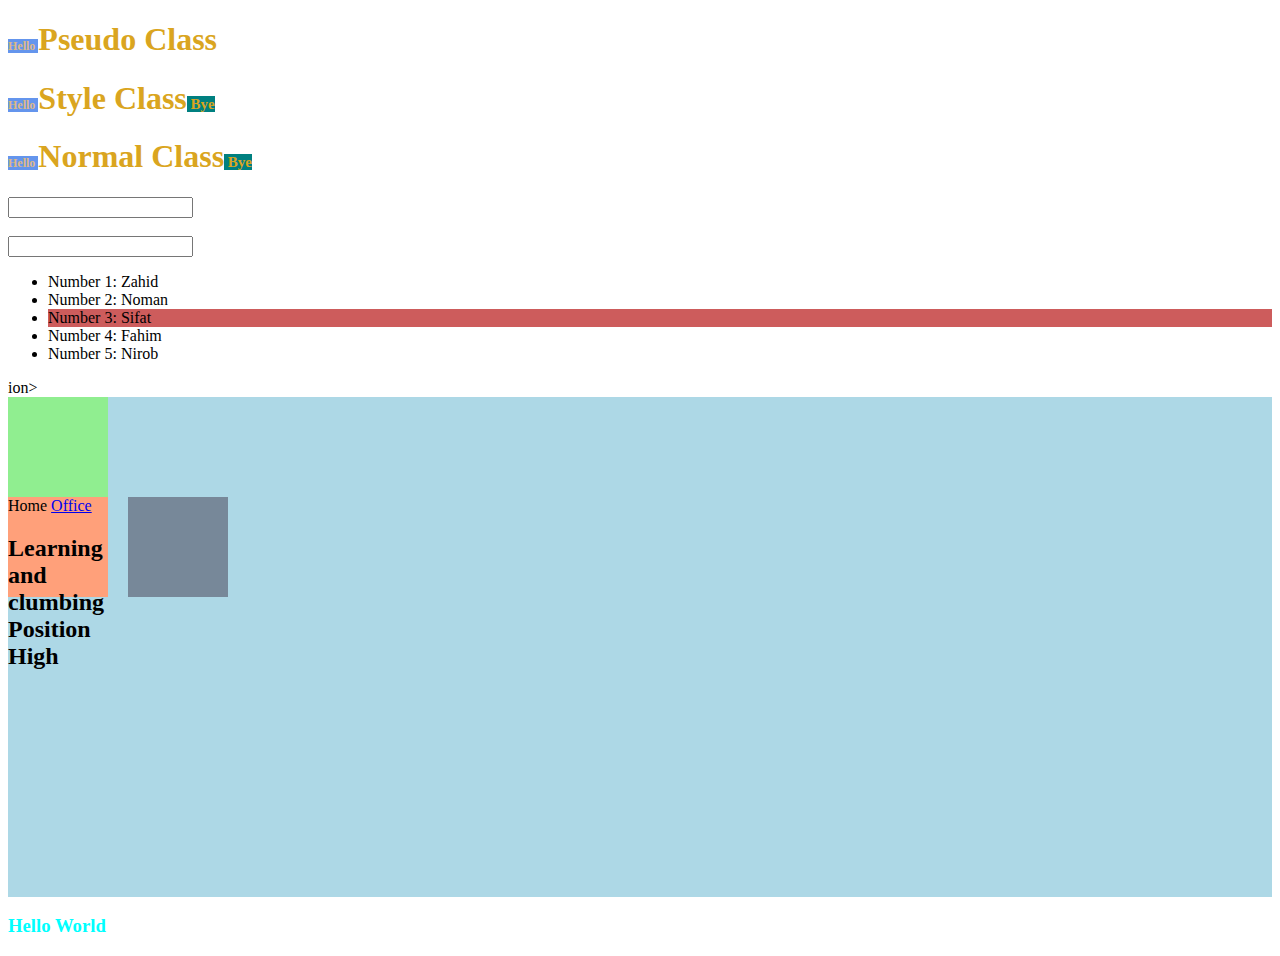
<file: index.html>
<!DOCTYPE html>
<html lang="en">
<head>
    <meta charset="UTF-8">
    <meta http-equiv="X-UA-Compatible" content="IE=edge">
    <meta name="viewport" content="width=device-width, initial-scale=1.0">
    <title>Module 5.5</title>
    <link rel="stylesheet" href="style.css">
</head>
<body>
    <h1>Pseudo Class</h1>
    <h1 class="special-effect">Style Class</h1>
    <h1 class="special-effect">Normal Class</h1>
    <input type="text" name="email">
    <br><br>
    <input type="text" name="password">

    <ul>
        <li>Zahid</li>
        <li>Noman</li>
        <li>Sifat</li>
        <li>Fahim</li>
        <li>Nirob</li>
    </ul>

    ion>

    <section class="container">
        <div id="first"></div>
        <div id="second"<a href="#h">Home</a>
    <a href="#o">Office</a>
    <!-- pseudo end -->

    <section>
        <h2>Learning and clumbing Position High</h2>
    </sect></div>
        <div id="third"></div>
    </section>
    <!-- Position end -->

    <h3 style="color: chocolate;" id="world" class="name old">Hello World</h3>

</body>
</html>
</file>
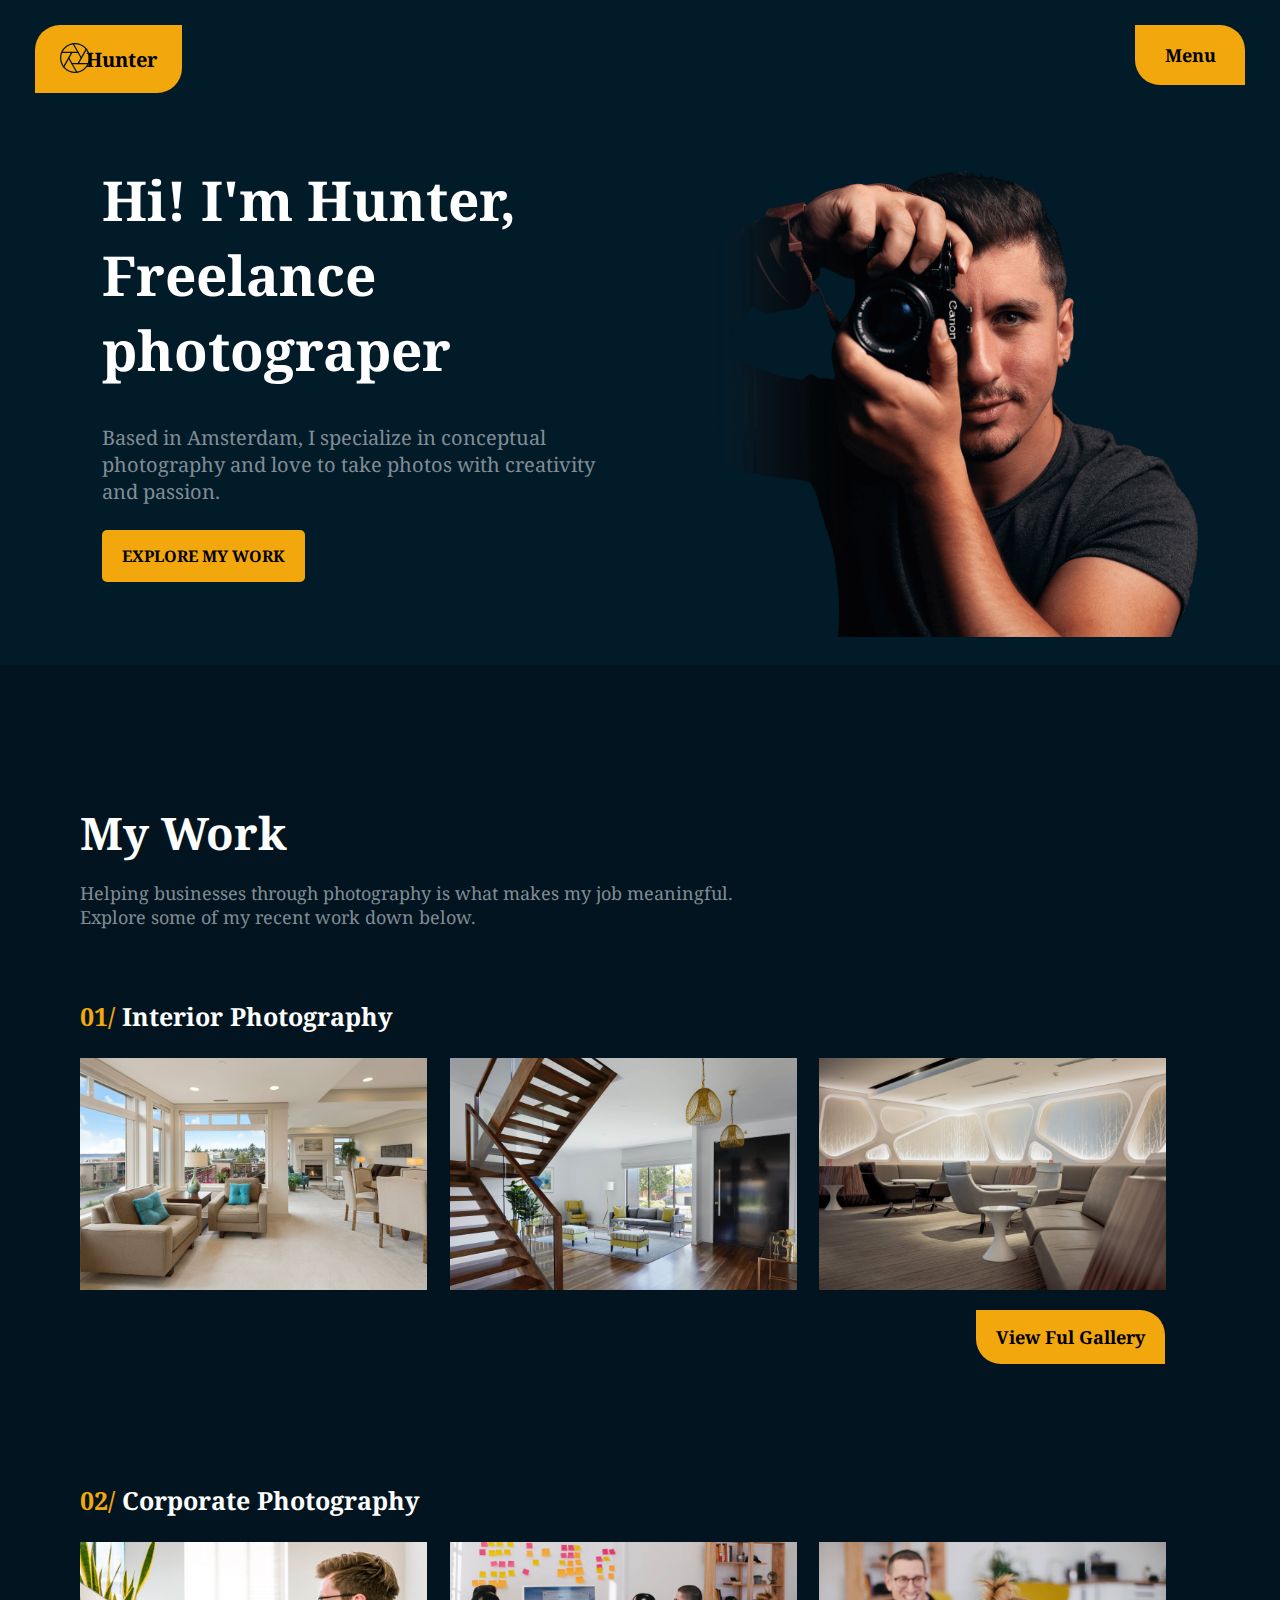
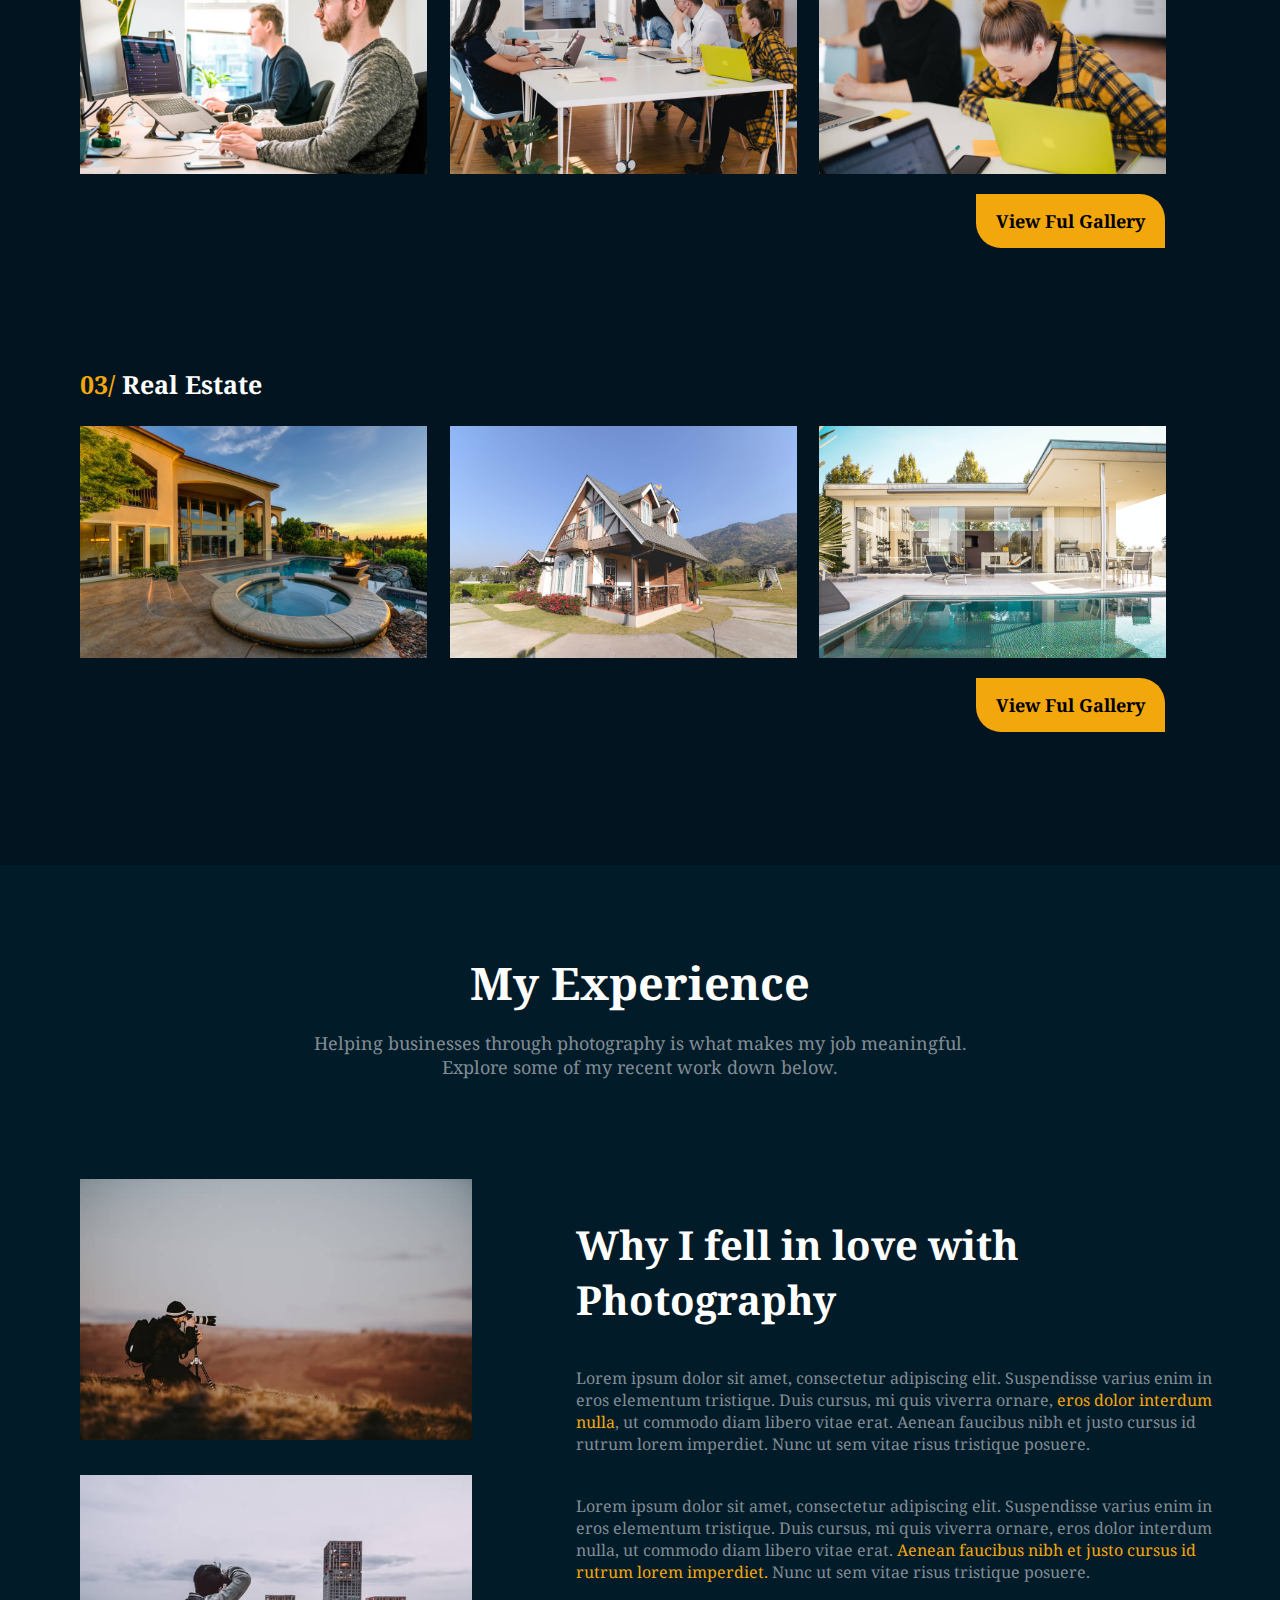
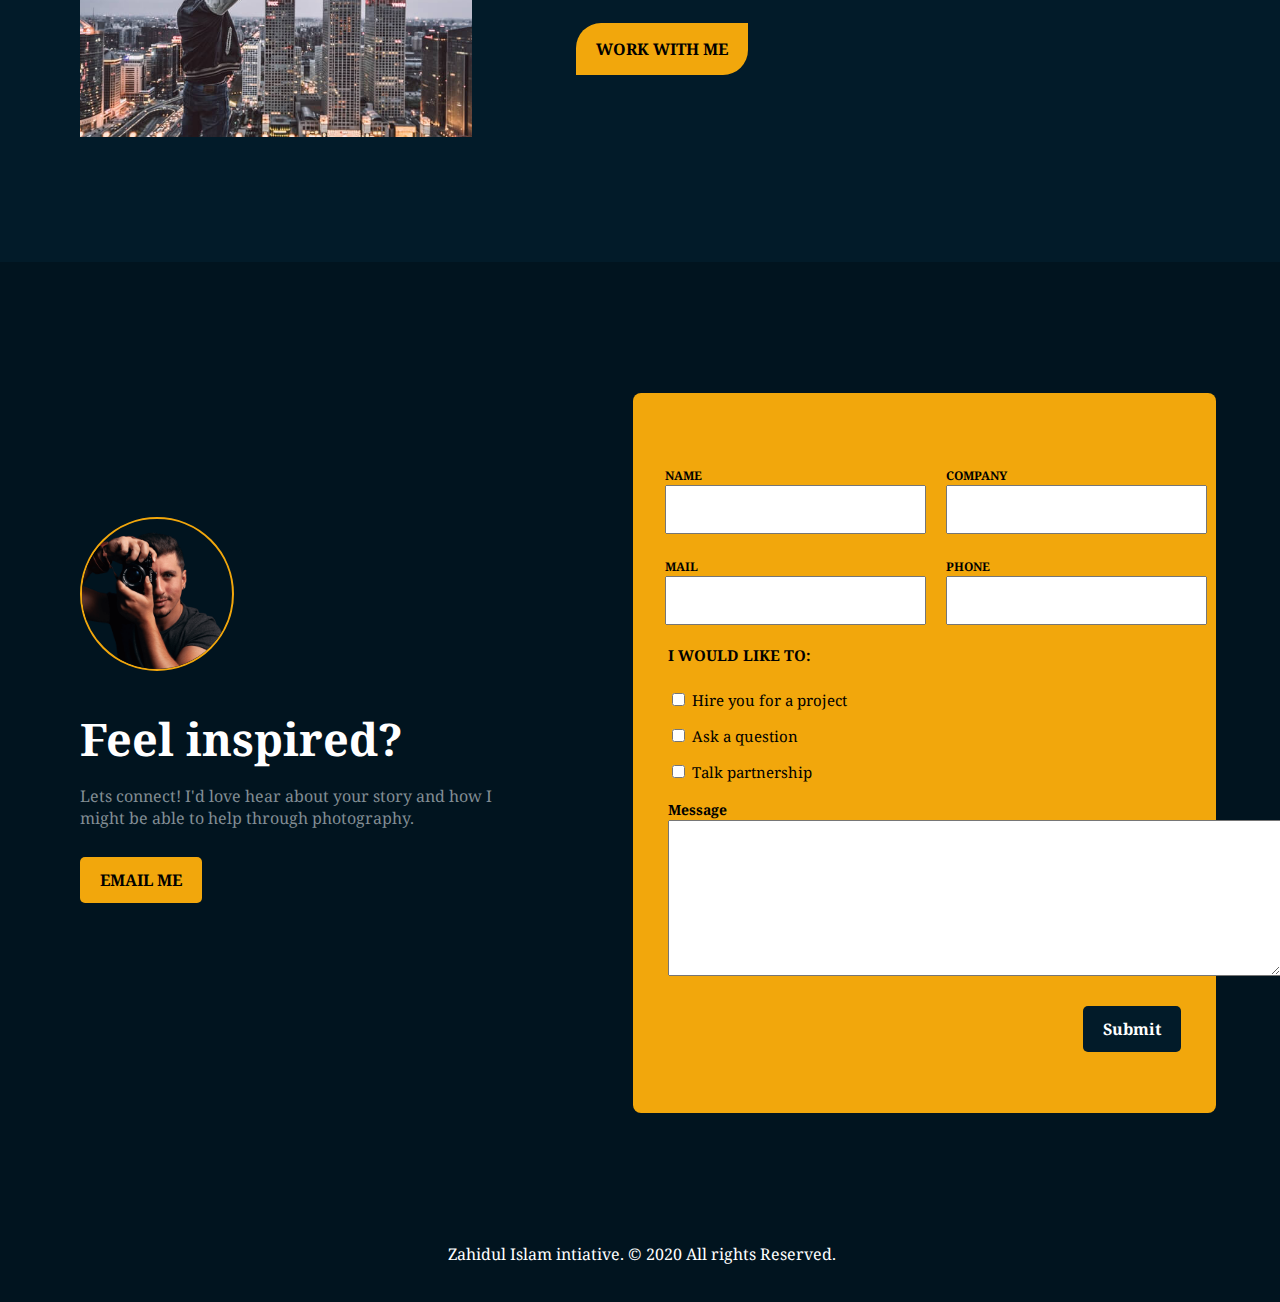
<file: practice/index.html>
<!DOCTYPE html>
<html lang="en">
<head>
    <meta charset="UTF-8">
    <meta http-equiv="X-UA-Compatible" content="IE=edge">
    <meta name="viewport" content="width=device-width, initial-scale=1.0">
    <title>Practice 5.5</title>
    <!-- Main CSS -->
    <link rel="stylesheet" href="style.css">
</head>
<body>
    <header class="header-area">
        <div class="header-top">
            <div class="header-logo">
                <img src="images/logo.svg" alt="logo">
                <p>Hunter</p>
            </div>
            <div class="header-menu">
                <p>Menu</p>
            </div>
        </div>

        <div class="header-bottom">
            <div class="bottom-left">
                <h1>Hi! I'm Hunter, <br> Freelance <br> photograper</h1>
                <p> Based in Amsterdam, I specialize in conceptual photography and love to take photos with creativity and passion.</p>
                <a href="#">EXPLORE MY WORK</a>
            </div>
            <div class="bottom-right">
                <img src="images/1.png" alt="photo">
            </div>
        </div>
    </header>
    <!-- header-area end -->

    <section class="work-area">
        <div class="section-title">
            <h2>My Work</h2>
            <p>Helping businesses through photography is what makes my job meaningful. <br> Explore some of my recent work down below.</p>
            <p></p>
        </div>

        <div class="interior-area">
            <h3><span>01/</span> Interior Photography</h3>
            <div class="work-item"><img src="images/3.jpg" alt="photo"></div>
            <div class="work-item"><img src="images/4.jpg" alt="photo"></div>
            <div class="work-item"><img src="images/5.jpg" alt="photo"></div>
            <a href="#">View Ful Gallery</a>
        </div>
        <div class="corporate-area">
            <h3><span>02/</span> Corporate Photography</h3>
            <div class="work-item"><img src="images/6.jpg" alt="photo"></div>
            <div class="work-item"><img src="images/7.jpg" alt="photo"></div>
            <div class="work-item"><img src="images/8.jpg" alt="photo"></div>
            <a href="#">View Ful Gallery</a>
        </div>
        <div class="realEstate-area">
            <h3><span>03/</span> Real Estate</h3>
            <div class="work-item"><img src="images/9.jpg" alt="photo"></div>
            <div class="work-item"><img src="images/10.jpg" alt="photo"></div>
            <div class="work-item"><img src="images/11.jpg" alt="photo"></div>
            <a href="#">View Ful Gallery</a>
        </div>
    </section>
    <!-- work-area end -->

    <section class="feelings-area">
        <div class="section-title">
            <h2>My Experience</h2>
            <p>Helping businesses through photography is what makes my job meaningful. <br> Explore some of my recent work down below.</p>
            <p></p>
        </div>

        <div class="my-photography">
            <div class="photographs"><img src="images/12.jpg" alt="photo"></div>
            <div class="photographs"><img src="images/13.jpg" alt="photo"></div>
        </div>
        <div class="experience">
            <h2>Why I fell in love with Photography</h2>
            <p>Lorem ipsum dolor sit amet, consectetur adipiscing elit. Suspendisse varius enim in eros elementum tristique. Duis cursus, mi quis viverra ornare, <span>eros dolor interdum nulla</span>, ut commodo diam libero vitae erat. Aenean faucibus nibh et justo cursus id rutrum lorem imperdiet. Nunc ut sem vitae risus tristique posuere.</p>

            <p>Lorem ipsum dolor sit amet, consectetur adipiscing elit. Suspendisse varius enim in eros elementum tristique. Duis cursus, mi quis viverra ornare, eros dolor interdum nulla, ut commodo diam libero vitae erat. <span> Aenean faucibus nibh et justo cursus id rutrum lorem imperdiet.</span> Nunc ut sem vitae risus tristique posuere.</p>
            <a href="#">WORK WITH ME</a>
        </div>
    </section>
    <footer class="footer-area">
        <div class="footer-title">
            <div class="photographer">
                <img src="images/15.png" alt="photo">
            </div>
            <h2>Feel inspired?</h2>
            <p>Lets connect! I'd love hear about your story and how I might be able to help through photography.</p>
            <a href="#">EMAIL ME </a>
        </div>

        <div class="contact-us">
            <div class="alignment">
                <label for="">NAME</label><br>
                <input type="text">
            </div>

            <div class="alignment">
                <label for="">COMPANY</label><br>
                <input type="text">
            </div>
            
            <div class="alignment">
                <label for="">MAIL</label><br>
                <input type="text">
            </div>

            <div class="alignment">
                <label for="">PHONE</label><br>
                <input type="text">
           </div>
           <div class="questions">
               <h5>I WOULD LIKE TO:</h5>
               <div><input type="checkbox" name="" id="">Hire you for a project</div>
               <div><input type="checkbox" name="" id="">Ask a question</div>
               <div><input type="checkbox" name="" id="">Talk partnership</div>
           </div>
           <div class="message">
               <label for="">Message</label><br>
                <textarea name="" id="" cols="74" rows="10"></textarea>
           </div>
           <a href="#">Submit</a>
        </div>
        
        <div class="copyright">
            <p>Zahidul Islam intiative. © 2020 All rights Reserved.</p>
        </div>
    </footer>
</body>
</html>
</file>
<file: style.css>
/* pseudo */
h1{
    color: goldenrod;
}
.special-effect:hover{
    color: indianred;
    font-size: 60px;
    background-color: rgb(0, 252, 218);
}
input:focus{
    color: teal;
    font-size: 20px;
    font-weight: bold;
}
li:nth-child(3){
    background-color: indianred;
}
a:visited{
    color: red;
}
h1::before{
    content: 'Hello ';
    color: burlywood;
    font-size: 12px;
    background-color: cornflowerblue;
}
.special-effect::after{
    content: ' Bye';
    font-size: 15px;
    background-color: teal;
}

body {
    counter-reset: section;                       /* Set a counter named 'section', and its initial value is 0. */
  }
  
  li::before {
    counter-increment: section;                   /* Increment the value of section counter by 1 */
    content: "Number " counter(section) ": ";    /* Display the word 'Section ', the value of
                                                     section counter, and a colon before the content
                                                     of each h3 */
  }


/* position */
.container{
    height: 500px;
    background-color: lightblue;
    position: relative;
}
div{
    height: 100px;
    width: 100px;
    background-color: lightyellow;
}
#first{
    background-color: lightgreen;
}
#second{
    background-color: lightsalmon;
    position: static;
}
#third{
    position: absolute;
    left: 120px;
    top: 100px;
    background-color: lightslategrey;
}

/* power */
h3{
    color: cyan !important;
}
h3.old{
    color: darkslategrey;
}
.name{
    color: darkgoldenrod;
}

/* #world{
    color: darkorchid;
} */
</file>
<file: practice/style.css>
@import url('https://fonts.googleapis.com/css2?family=Noto+Serif&display=swap');

body{
    font-family: 'Noto Serif', serif;
    margin: 0;
}
img{
    max-width: 100%;
}
h1{
    color: white;
    font-size: 55px;
}
h2{
    color: white;
    font-size: 45px;
    margin-bottom: 5px;
}
h3{
    color: white;
    font-size: 25px;
}
section p{
    color: #818D94;
}
span{
    color: #F2A70C;
}

/* header-area */
.header-area{
    height: 665px;
    background-color: #021B29;
}
.header-top{
    padding: 25px 35px 100px;
}
.header-logo{
    width: 8%;
    float: left;
    padding: 0px 25px;
    border-radius: 25px 0 25px 0;
    background-color: #F2A70C;
}
.header-logo:hover{
    color: white;
}
.header-logo img{
    margin-top: 18px;
    margin-right: 5px;
    width: 30px;
}
.header-logo p{
    float: right;
    margin-top: -32px;
    font-size: 20px;
    font-weight: bold;
}
.header-menu{
    width: 5%;
    float: right;
    font-size: 18px;
    font-weight: bold;
    border-radius: 0 25px 0 25px;
    padding: 0 20px 0 30px;
    background-color: #F2A70C;
}
.header-menu:hover{
    color: white;
}
.bottom-left{
    width: 40%;
    float: left;
    margin-left: 5%;
    padding-left: 3%;
}
.bottom-left p{
    color: #818D94;
}
.bottom-left p{
    font-size: 20px;
    margin-bottom: 40px;
}
.bottom-left a{
    color: black;
    padding: 15px 20px;
    border-radius: 5px;
    font-weight: bold;
    text-decoration: none;
    background-color: #F2A70C;
}
.bottom-left a:hover{
    color: white;
}
.bottom-right{
    width: 40%;
    float: left;
    margin-left: 5%;
    padding-left: 3%;
}

/* work-area */
.work-area{
    height: 1600px;
    padding: 100px 80px;
    background-color: #01141F;
}
.work-area a{
    float: right;
    color: black;
    font-size: 18px;
    font-weight: bold;
    border-radius: 0 25px 0 25px;
    margin-right: 35px;
    padding: 15px 20px;
    margin-top: 15px;
    display: block;
    text-decoration: none;
    background-color: #F2A70C;
}
.work-area a:hover{
    color: white;
}
.section-title p{
    font-size: 18px;
    margin-bottom: 70px;
}
.work-item{
    width: 31%;
    float: left;
    margin-right: 2%;
}
.corporate-area{
    margin: 450px 0;
}

/* feelings-area */
.feelings-area{
    position: relative;
    padding: 50px 80px 120px;
    background-color: #021B29;
}
.feelings-area .section-title{
    text-align: center;
    padding-bottom: 30px;
}
.my-photography{
    width: 35%;
}
.my-photography .photographs:last-child{
    margin-top: 30px;
}
.experience{
    width: 50%;
    position: absolute;
    top: 32%;
    right: 5%;

}
.experience h2{
    font-size: 40px;
    margin-bottom: 40px;
}
.experience p:nth-child(3){
    margin: 40px 0 55px;
}
.experience a{
    color: black;
    padding: 15px 20px;
    border-radius: 25px 0 25px 0;
    font-weight: bold;
    text-decoration: none;
    background-color: #F2A70C;
}
.experience a:hover{
    color: white;
}

/* footer-area */
.footer-area{
    position: relative;
    height: 880px;
    padding: 80px;
    background-color: #01141F;
}
.footer-title{
    width: 40%;
    margin-top: 175px;
}
.footer-title p{
    color: #818D94;
    margin-bottom: 40px;
}
.footer-title a{
    color: black;
    padding: 12px 20px;
    border-radius: 5px;
    font-weight: bold;
    text-decoration: none;
    background-color: #F2A70C;
}
.footer-title a:hover{
    color: white;
}
.photographer{
    width: 150px;
    height: 150px;
    border-radius: 50%;
    border: 2px solid #F2A70C;
}
.photographer img{
    border-radius: 50%;
}
.contact-us{
    width: 44%;
    height: 500px;
    margin-top: 100px;
    border-radius: 8px;
    padding: 70px 5px 150px 15px;
    background-color: #F2A70C;
    position: absolute;
    top: 3%;
    right: 5%;
}

.contact-us input{
    margin-right: 30px;
    margin-bottom: 20px;
    padding: 15px 40px;
}
.alignment{
    width: 47%;
    margin-left: 3%;
    float: left;
}
.alignment label{
    font-size: 12px;
    font-weight: bold;
}
.questions{
    font-size: 15px;
    margin-left: 20px;
}
.questions h5{
    font-size: 15px
}
.questions input{
    margin-right: 7px;
}
.message{
    margin-left: 20px;
    margin-bottom: 25px;
}
.message label{
    font-size: 14px;
    font-weight: bold;
}
.contact-us  a{
    color: white;
    float: right;
    margin-right: 30px;
    padding: 12px 20px;
    border-radius: 5px;
    font-weight: bold;
    text-decoration: none;
    background-color: #021B29;
}
.contact-us a:hover{
    color: #F2A70C;
}
.copyright{
    position: absolute;
    bottom: 2%;
    left: 35%;
    color: white;
}
</file>
